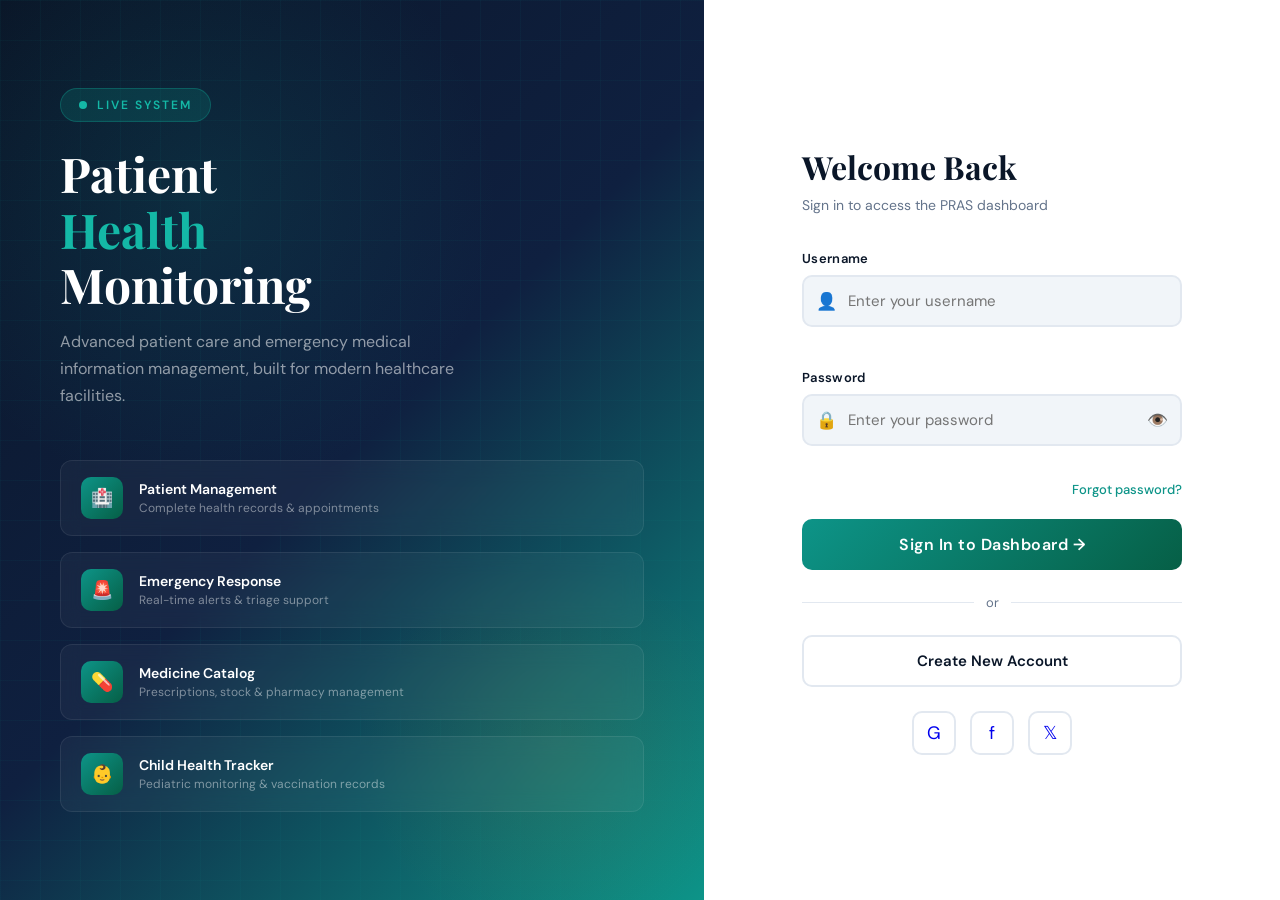
<file: index.html>
<!DOCTYPE html>
<html lang="en">
<head>
  <meta charset="UTF-8">
  <meta name="viewport" content="width=device-width, initial-scale=1.0">
  <title>PRAS — Login</title>
  <link href="https://fonts.googleapis.com/css2?family=Playfair+Display:wght@400;700&family=DM+Sans:wght@300;400;500;600&display=swap" rel="stylesheet">
  <style>
    :root {
      --navy: #0a1628;
      --teal: #0d9488;
      --teal-light: #14b8a6;
      --gold: #f59e0b;
      --cream: #fefce8;
      --white: #ffffff;
      --gray: #64748b;
      --light: #f1f5f9;
      --error: #ef4444;
    }
    * { margin:0; padding:0; box-sizing:border-box; }
    body {
      font-family: 'DM Sans', sans-serif;
      background: var(--navy);
      min-height: 100vh;
      display: flex;
      overflow: hidden;
    }

    /* LEFT PANEL */
    .left-panel {
      width: 55%;
      background: linear-gradient(135deg, #0a1628 0%, #0f2040 50%, #0d9488 100%);
      position: relative;
      display: flex;
      flex-direction: column;
      justify-content: center;
      padding: 60px;
      overflow: hidden;
    }
    .left-panel::before {
      content: '';
      position: absolute;
      width: 600px; height: 600px;
      background: radial-gradient(circle, rgba(13,148,136,0.15) 0%, transparent 70%);
      top: -100px; left: -100px;
      border-radius: 50%;
    }
    .left-panel::after {
      content: '';
      position: absolute;
      width: 400px; height: 400px;
      background: radial-gradient(circle, rgba(245,158,11,0.08) 0%, transparent 70%);
      bottom: -50px; right: -50px;
      border-radius: 50%;
    }
    .grid-overlay {
      position: absolute; inset: 0;
      background-image: linear-gradient(rgba(13,148,136,0.06) 1px, transparent 1px),
                        linear-gradient(90deg, rgba(13,148,136,0.06) 1px, transparent 1px);
      background-size: 40px 40px;
    }
    .brand {
      position: relative; z-index: 2;
      margin-bottom: 50px;
    }
    .brand-badge {
      display: inline-flex; align-items: center; gap: 10px;
      background: rgba(13,148,136,0.2);
      border: 1px solid rgba(13,148,136,0.4);
      padding: 8px 18px; border-radius: 100px;
      margin-bottom: 24px;
    }
    .brand-badge span { color: var(--teal-light); font-size: 12px; font-weight: 600; letter-spacing: 2px; text-transform: uppercase; }
    .pulse-dot {
      width: 8px; height: 8px; background: var(--teal-light);
      border-radius: 50%;
      animation: pulse 2s infinite;
    }
    @keyframes pulse {
      0%,100% { box-shadow: 0 0 0 0 rgba(20,184,166,0.4); }
      50% { box-shadow: 0 0 0 8px rgba(20,184,166,0); }
    }
    .brand h1 {
      font-family: 'Playfair Display', serif;
      font-size: 48px; color: var(--white);
      line-height: 1.15; margin-bottom: 16px;
    }
    .brand h1 span { color: var(--teal-light); }
    .brand p { color: rgba(255,255,255,0.55); font-size: 16px; line-height: 1.7; max-width: 400px; }

    .features {
      position: relative; z-index: 2;
      display: flex; flex-direction: column; gap: 16px;
    }
    .feature-item {
      display: flex; align-items: center; gap: 16px;
      background: rgba(255,255,255,0.04);
      border: 1px solid rgba(255,255,255,0.08);
      padding: 16px 20px; border-radius: 12px;
      backdrop-filter: blur(10px);
      transition: all 0.3s;
    }
    .feature-item:hover { background: rgba(13,148,136,0.12); border-color: rgba(13,148,136,0.3); transform: translateX(4px); }
    .feature-icon {
      width: 42px; height: 42px;
      background: linear-gradient(135deg, var(--teal), #065f46);
      border-radius: 10px;
      display: flex; align-items: center; justify-content: center;
      font-size: 18px; flex-shrink: 0;
    }
    .feature-text h4 { color: var(--white); font-size: 14px; font-weight: 600; margin-bottom: 2px; }
    .feature-text p { color: rgba(255,255,255,0.45); font-size: 12px; }

    /* RIGHT PANEL */
    .right-panel {
      width: 45%;
      background: var(--white);
      display: flex; align-items: center; justify-content: center;
      padding: 50px 60px;
    }
    .login-box { width: 100%; max-width: 380px; }
    .login-header { margin-bottom: 36px; }
    .login-header h2 {
      font-family: 'Playfair Display', serif;
      font-size: 32px; color: var(--navy); margin-bottom: 8px;
    }
    .login-header p { color: var(--gray); font-size: 14px; }

    .form-group { margin-bottom: 20px; }
    .form-group label {
      display: block; font-size: 13px; font-weight: 600;
      color: var(--navy); margin-bottom: 8px; letter-spacing: 0.3px;
    }
    .input-wrap { position: relative; }
    .input-wrap input {
      width: 100%; padding: 14px 16px 14px 44px;
      border: 2px solid #e2e8f0; border-radius: 10px;
      font-family: 'DM Sans', sans-serif; font-size: 15px;
      color: var(--navy); background: var(--light);
      transition: all 0.25s; outline: none;
    }
    .input-wrap input:focus { border-color: var(--teal); background: var(--white); box-shadow: 0 0 0 4px rgba(13,148,136,0.1); }
    .input-icon {
      position: absolute; left: 14px; top: 50%; transform: translateY(-50%);
      font-size: 17px; color: var(--gray); pointer-events: none;
    }
    .toggle-pwd {
      position: absolute; right: 14px; top: 50%; transform: translateY(-50%);
      background: none; border: none; cursor: pointer; color: var(--gray);
      font-size: 17px; padding: 0; width: auto;
    }
    .error-msg { color: var(--error); font-size: 12px; margin-top: 6px; min-height: 16px; }

    .forgot { text-align: right; margin-top: -10px; margin-bottom: 20px; }
    .forgot a { font-size: 13px; color: var(--teal); text-decoration: none; font-weight: 500; }

    .btn-login {
      width: 100%; padding: 15px; border: none; border-radius: 10px;
      background: linear-gradient(135deg, var(--teal), #065f46);
      color: white; font-size: 16px; font-weight: 600;
      font-family: 'DM Sans', sans-serif;
      cursor: pointer; transition: all 0.3s; letter-spacing: 0.5px;
    }
    .btn-login:hover { transform: translateY(-2px); box-shadow: 0 8px 25px rgba(13,148,136,0.35); }
    .btn-login:active { transform: translateY(0); }

    .divider {
      display: flex; align-items: center; gap: 12px;
      margin: 24px 0; color: var(--gray); font-size: 13px;
    }
    .divider::before, .divider::after { content: ''; flex: 1; height: 1px; background: #e2e8f0; }

    .btn-signup {
      width: 100%; padding: 14px; border: 2px solid #e2e8f0; border-radius: 10px;
      background: transparent; color: var(--navy); font-size: 15px; font-weight: 600;
      font-family: 'DM Sans', sans-serif; cursor: pointer; transition: all 0.3s;
    }
    .btn-signup:hover { border-color: var(--teal); color: var(--teal); background: rgba(13,148,136,0.05); }
    .btn-signup a { text-decoration: none; color: inherit; display: block; }

    .social-row {
      display: flex; justify-content: center; gap: 14px; margin-top: 24px;
    }
    .social-btn {
      width: 44px; height: 44px; border-radius: 10px;
      border: 2px solid #e2e8f0; background: var(--white);
      display: flex; align-items: center; justify-content: center;
      cursor: pointer; transition: all 0.25s; font-size: 18px;
      text-decoration: none;
    }
    .social-btn:hover { border-color: var(--teal); transform: translateY(-2px); box-shadow: 0 4px 12px rgba(0,0,0,0.1); }

    @media (max-width: 768px) {
      .left-panel { display: none; }
      .right-panel { width: 100%; padding: 40px 30px; }
    }
  </style>
</head>
<body>
  <!-- LEFT PANEL -->
  <div class="left-panel">
    <div class="grid-overlay"></div>
    <div class="brand">
      <div class="brand-badge"><div class="pulse-dot"></div><span>Live System</span></div>
      <h1>Patient<br><span>Health</span><br>Monitoring</h1>
      <p>Advanced patient care and emergency medical information management, built for modern healthcare facilities.</p>
    </div>
    <div class="features">
      <div class="feature-item">
        <div class="feature-icon">🏥</div>
        <div class="feature-text"><h4>Patient Management</h4><p>Complete health records & appointments</p></div>
      </div>
      <div class="feature-item">
        <div class="feature-icon">🚨</div>
        <div class="feature-text"><h4>Emergency Response</h4><p>Real-time  alerts & triage support</p></div>
      </div>
      <div class="feature-item">
        <div class="feature-icon">💊</div>
        <div class="feature-text"><h4>Medicine Catalog</h4><p>Prescriptions, stock & pharmacy management</p></div>
      </div>
      <div class="feature-item">
        <div class="feature-icon">👶</div>
        <div class="feature-text"><h4>Child Health Tracker</h4><p>Pediatric monitoring & vaccination records</p></div>
      </div>
    </div>
  </div>

  <!-- RIGHT PANEL -->
  <div class="right-panel">
    <div class="login-box">
      <div class="login-header">
        <h2>Welcome Back</h2>
        <p>Sign in to access the PRAS dashboard</p>
      </div>

      <form id="loginForm" onsubmit="loginHandler(event)" novalidate>
        <div class="form-group">
          <label>Username</label>
          <div class="input-wrap">
            <span class="input-icon">👤</span>
            <input type="text" id="user" placeholder="Enter your username" autocomplete="username">
          </div>
          <div class="error-msg" id="userError"></div>
        </div>

        <div class="form-group">
          <label>Password</label>
          <div class="input-wrap">
            <span class="input-icon">🔒</span>
            <input type="password" id="pswrd" placeholder="Enter your password" autocomplete="current-password">
            <button class="toggle-pwd" type="button" onclick="togglePassword()" id="toggleBtn">👁️</button>
          </div>
          <div class="error-msg" id="pwdError"></div>
        </div>

        <div class="forgot"><a href="#">Forgot password?</a></div>

        <button class="btn-login" type="submit">Sign In to Dashboard →</button>
      </form>

      <div class="divider">or</div>
      <button class="btn-signup"><a href="sign.html">Create New Account</a></button>

      <div class="social-row">
        <a class="social-btn" href="#">G</a>
        <a class="social-btn" href="#">f</a>
        <a class="social-btn" href="#">𝕏</a>
      </div>
    </div>
  </div>

  <script>
    function loginHandler(e) {
      e.preventDefault();
      const username = document.getElementById("user");
      const password = document.getElementById("pswrd");
      document.getElementById("userError").textContent = "";
      document.getElementById("pwdError").textContent = "";

      let users = JSON.parse(localStorage.getItem("users")) || [];
      let valid = true;

      if (!username.value.trim()) { document.getElementById("userError").textContent = "Username is required"; valid = false; }
      if (!password.value.trim()) { document.getElementById("pwdError").textContent = "Password is required"; valid = false; }
      if (!valid) return;

      if (users.length === 0) { document.getElementById("userError").textContent = "No account found. Please sign up first"; return; }

      let user = users.find(u => u.username === username.value && u.password === password.value);
      if (user) { window.location.href = "home.html"; }
      else { document.getElementById("pwdError").textContent = "Invalid username or password"; }
    }
    function togglePassword() {
      const input = document.getElementById("pswrd");
      input.type = input.type === "password" ? "text" : "password";
    }
  </script>
</body>
</html>
</file>
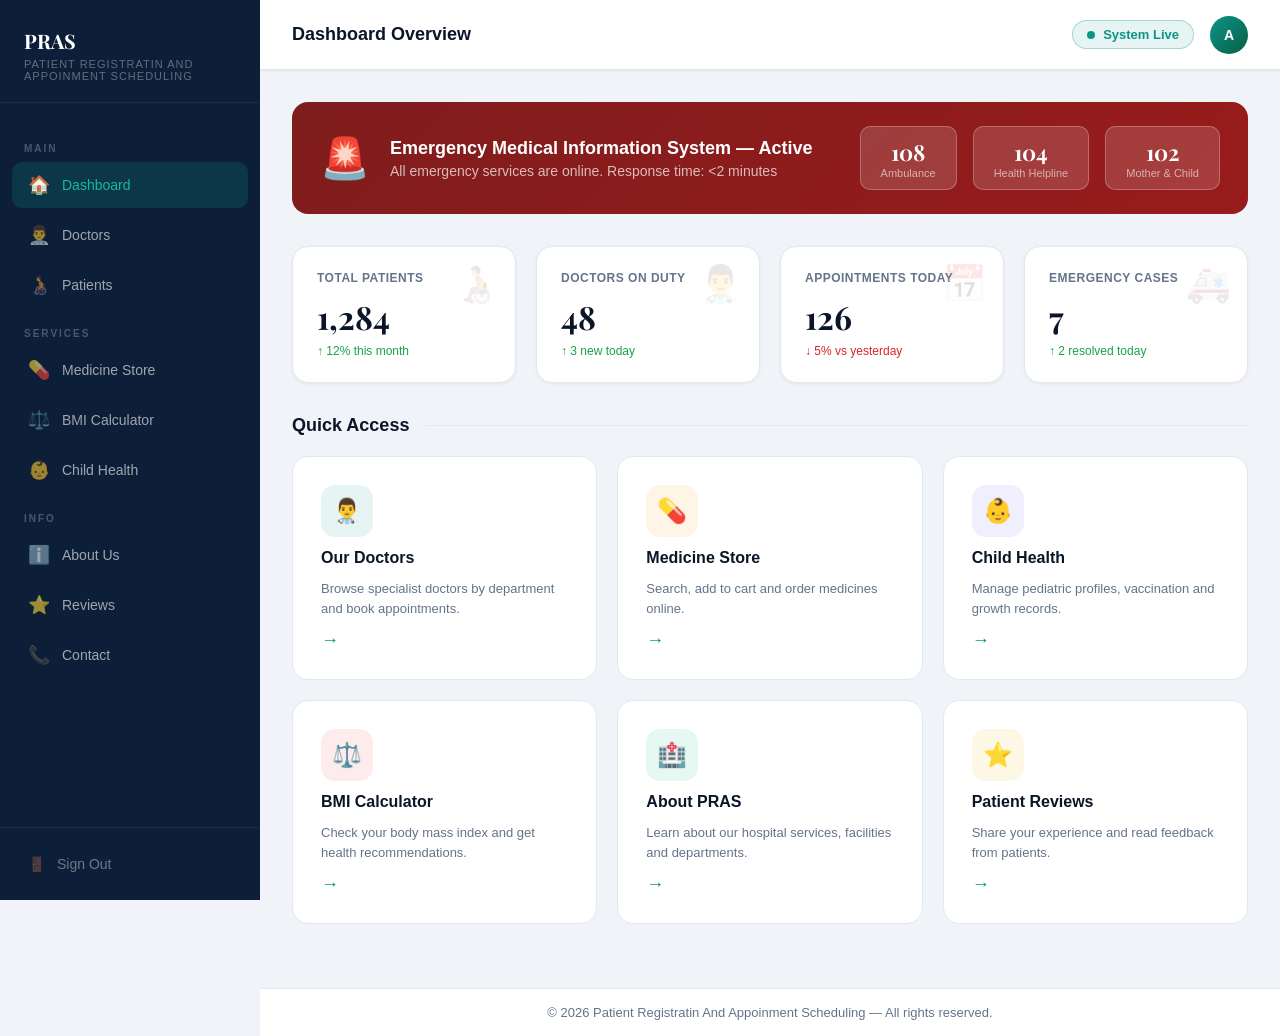
<file: home.html>
<!DOCTYPE html>
<html lang="en">
<head>
  <meta charset="UTF-8">
  <meta name="viewport" content="width=device-width, initial-scale=1.0">
  <title>PRAS — Dashboard</title>
  <link href="https://fonts.googleapis.com/css2?family=Playfair+Display:wght@400;700family=DM+Sans:wght@300;400;500;600&display=swap" rel="stylesheet">
  <style>
    :root {
      --navy: #0a1628; --teal: #0d9488; --teal-light: #14b8a6;
      --gold: #f59e0b; --white: #ffffff; --gray: #64748b;
      --light: #f1f5f9; --sidebar: #0d1f38;
    }
    * { margin:0; padding:0; box-sizing:border-box; }
    body { font-family: 'DM Sans', sans-serif; background: #f0f4f8; min-height: 100vh; display: flex; }

    /* SIDEBAR */
    .sidebar {
      width: 260px; min-height: 100vh;
      background: var(--sidebar);
      display: flex; flex-direction: column;
      position: fixed; left: 0; top: 0; bottom: 0; z-index: 100;
      transition: transform 0.3s;
    }
    .sidebar-logo {
      padding: 28px 24px 20px;
      border-bottom: 1px solid rgba(255,255,255,0.06);
    }
    .sidebar-logo h2 {
      font-family: 'Playfair Display', serif;
      color: var(--white); font-size: 20px; line-height: 1.3;
    }
    .sidebar-logo h2 span { color: var(--teal-light); }
    .sidebar-logo p { color: rgba(255,255,255,0.35); font-size: 11px; margin-top: 4px; letter-spacing: 1px; text-transform: uppercase; }

    .nav-section { padding: 20px 12px 0; flex: 1; }
    .nav-label { color: rgba(255,255,255,0.25); font-size: 10px; font-weight: 700; letter-spacing: 2px; text-transform: uppercase; padding: 0 12px; margin-bottom: 8px; margin-top: 20px; }
    .nav-item {
      display: flex; align-items: center; gap: 12px;
      padding: 12px 16px; border-radius: 10px;
      color: rgba(255,255,255,0.6); text-decoration: none;
      font-size: 14px; font-weight: 500;
      transition: all 0.2s; margin-bottom: 4px;
    }
    .nav-item:hover, .nav-item.active {
      background: rgba(13,148,136,0.2); color: var(--teal-light);
    }
    .nav-item .icon { font-size: 18px; width: 22px; text-align: center; }

    .sidebar-bottom {
      padding: 16px 12px;
      border-top: 1px solid rgba(255,255,255,0.06);
    }
    .logout-btn {
      display: flex; align-items: center; gap: 12px;
      padding: 12px 16px; border-radius: 10px;
      color: rgba(255,255,255,0.4); text-decoration: none;
      font-size: 14px; font-weight: 500; cursor: pointer;
      transition: all 0.2s; background: none; border: none;
      font-family: 'DM Sans', sans-serif; width: 100%;
    }
    .logout-btn:hover { background: rgba(239,68,68,0.15); color: #fca5a5; }

    /* MAIN */
    .main { margin-left: 260px; flex: 1; min-height: 100vh; display: flex; flex-direction: column; }
    .topbar {
      background: var(--white); padding: 0 32px;
      height: 70px; display: flex; align-items: center; justify-content: space-between;
      border-bottom: 1px solid #e2e8f0; position: sticky; top: 0; z-index: 50;
      box-shadow: 0 1px 3px rgba(0,0,0,0.06);
    }
    .topbar h3 { font-size: 18px; font-weight: 600; color: var(--navy); }
    .topbar-right { display: flex; align-items: center; gap: 16px; }
    .menu-btn {
      display: none; background: none; border: none; cursor: pointer;
      font-size: 22px; color: var(--navy);
    }
    .status-badge {
      display: flex; align-items: center; gap: 8px;
      background: rgba(13,148,136,0.1); border: 1px solid rgba(13,148,136,0.3);
      padding: 6px 14px; border-radius: 100px;
    }
    .status-dot { width: 8px; height: 8px; background: var(--teal); border-radius: 50%; animation: pulse 2s infinite; }
    @keyframes pulse { 0%,100% { box-shadow: 0 0 0 0 rgba(13,148,136,0.4); } 50% { box-shadow: 0 0 0 6px rgba(13,148,136,0); } }
    .status-badge span { font-size: 13px; font-weight: 600; color: var(--teal); }
    .user-avatar {
      width: 38px; height: 38px; border-radius: 50%;
      background: linear-gradient(135deg, var(--teal), #065f46);
      display: flex; align-items: center; justify-content: center;
      color: white; font-weight: 700; font-size: 14px; cursor: pointer;
    }

    .content { padding: 32px; flex: 1; }

    /* STATS */
    .stats-grid { display: grid; grid-template-columns: repeat(4, 1fr); gap: 20px; margin-bottom: 32px; }
    .stat-card {
      background: var(--white); border-radius: 16px; padding: 24px;
      box-shadow: 0 1px 3px rgba(0,0,0,0.06); border: 1px solid #e2e8f0;
      transition: all 0.3s; position: relative; overflow: hidden;
    }
    .stat-card:hover { transform: translateY(-3px); box-shadow: 0 8px 25px rgba(0,0,0,0.1); }
    .stat-card::after {
      content: attr(data-icon);
      position: absolute; right: 16px; top: 16px;
      font-size: 36px; opacity: 0.12;
    }
    .stat-label { font-size: 12px; font-weight: 600; color: var(--gray); letter-spacing: 0.5px; text-transform: uppercase; margin-bottom: 10px; }
    .stat-value { font-size: 32px; font-weight: 700; color: var(--navy); font-family: 'Playfair Display', serif; }
    .stat-change { font-size: 12px; margin-top: 6px; }
    .stat-change.up { color: #16a34a; }
    .stat-change.down { color: #dc2626; }

    /* QUICK LINKS */
    .section-title { font-size: 18px; font-weight: 700; color: var(--navy); margin-bottom: 20px; display: flex; align-items: center; gap: 8px; }
    .section-title::after { content: ''; flex: 1; height: 1px; background: #e2e8f0; margin-left: 8px; }

    .quick-grid { display: grid; grid-template-columns: repeat(3, 1fr); gap: 20px; margin-bottom: 32px; }
    .quick-card {
      background: var(--white); border-radius: 16px; padding: 28px;
      text-decoration: none; transition: all 0.3s;
      border: 1px solid #e2e8f0; display: flex; flex-direction: column; gap: 12px;
    }
    .quick-card:hover { transform: translateY(-4px); box-shadow: 0 12px 30px rgba(0,0,0,0.1); border-color: var(--teal); }
    .quick-icon {
      width: 52px; height: 52px; border-radius: 14px;
      display: flex; align-items: center; justify-content: center; font-size: 24px;
    }
    .quick-card h4 { color: var(--navy); font-size: 16px; font-weight: 600; }
    .quick-card p { color: var(--gray); font-size: 13px; line-height: 1.5; }
    .quick-arrow { margin-top: auto; color: var(--teal); font-size: 18px; font-weight: 700; }

    /* EMERGENCY BANNER */
    .emergency-banner {
      background: linear-gradient(135deg, #7f1d1d, #991b1b);
      border-radius: 16px; padding: 24px 28px;
      display: flex; align-items: center; gap: 20px;
      margin-bottom: 32px;
    }
    .emergency-icon { font-size: 40px; flex-shrink: 0; }
    .emergency-text h3 { color: white; font-size: 18px; font-weight: 700; margin-bottom: 4px; }
    .emergency-text p { color: rgba(255,255,255,0.7); font-size: 14px; }
    .emergency-nums { display: flex; gap: 16px; margin-left: auto; }
    .emergency-num {
      background: rgba(255,255,255,0.15); border: 1px solid rgba(255,255,255,0.25);
      border-radius: 10px; padding: 10px 20px; text-align: center;
    }
    .emergency-num .num { color: white; font-size: 22px; font-weight: 700; font-family: 'Playfair Display', serif; }
    .emergency-num .label { color: rgba(255,255,255,0.6); font-size: 11px; }

    footer {
      background: var(--white); border-top: 1px solid #e2e8f0;
      padding: 16px 32px; text-align: center;
      color: var(--gray); font-size: 13px;
    }

    /* OVERLAY */
    .overlay { display: none; position: fixed; inset: 0; background: rgba(0,0,0,0.5); z-index: 99; }

    @media (max-width: 1024px) {
      .stats-grid { grid-template-columns: repeat(2, 1fr); }
      .quick-grid { grid-template-columns: repeat(2, 1fr); }
    }
    @media (max-width: 768px) {
      .sidebar { transform: translateX(-260px); }
      .sidebar.open { transform: translateX(0); }
      .overlay.show { display: block; }
      .main { margin-left: 0; }
      .menu-btn { display: block; }
      .stats-grid { grid-template-columns: 1fr 1fr; }
      .quick-grid { grid-template-columns: 1fr; }
      .emergency-nums { display: none; }
      .content { padding: 20px; }
    }
  </style>
</head>
<body>
  <div class="overlay" id="overlay" onclick="closeSidebar()"></div>

  <!-- SIDEBAR -->
  <aside class="sidebar" id="sidebar">
    <div class="sidebar-logo">
      <h2>PRAS <span></span> </h2>
      <p>Patient Registratin And Appoinment Scheduling</p>
    </div>
    <nav class="nav-section">
      <div class="nav-label">Main</div>
      <a href="home.html" class="nav-item active"><span class="icon">🏠</span> Dashboard</a>
      <a href="doctor.html" class="nav-item"><span class="icon">👨‍⚕️</span> Doctors</a>
      <a href="patient.html" class="nav-item"><span class="icon">🧑‍🦽</span> Patients</a>
      <div class="nav-label">Services</div>
      <a href="tablet.html" class="nav-item"><span class="icon">💊</span> Medicine Store</a>
      <a href="bmi.html" class="nav-item"><span class="icon">⚖️</span> BMI Calculator</a>
      <a href="child.html" class="nav-item"><span class="icon">👶</span> Child Health</a>
      <div class="nav-label">Info</div>
      <a href="about.html" class="nav-item"><span class="icon">ℹ️</span> About Us</a>
      <a href="feedback.html" class="nav-item"><span class="icon">⭐</span> Reviews</a>
      <a href="contact.html" class="nav-item"><span class="icon">📞</span> Contact</a>
    </nav>
    <div class="sidebar-bottom">
      <button class="logout-btn" onclick="window.location.href='index.html'">
        <span>🚪</span> Sign Out
      </button>
    </div>
  </aside>

  <!-- MAIN -->
  <div class="main">
    <div class="topbar">
      <div style="display:flex;align-items:center;gap:14px;">
        <button class="menu-btn" onclick="toggleSidebar()">☰</button>
        <h3>Dashboard Overview</h3>
      </div>
      <div class="topbar-right">
        <div class="status-badge"><div class="status-dot"></div><span>System Live</span></div>
        <div class="user-avatar">A</div>
      </div>
    </div>

    <div class="content">
      <!-- EMERGENCY BANNER -->
      <div class="emergency-banner">
        <div class="emergency-icon">🚨</div>
        <div class="emergency-text">
          <h3>Emergency Medical Information System — Active</h3>
          <p>All emergency services are online. Response time: &lt;2 minutes</p>
        </div>
        <div class="emergency-nums">
          <div class="emergency-num"><div class="num">108</div><div class="label">Ambulance</div></div>
          <div class="emergency-num"><div class="num">104</div><div class="label">Health Helpline</div></div>
          <div class="emergency-num"><div class="num">102</div><div class="label">Mother & Child</div></div>
        </div>
      </div>

      <!-- STATS -->
      <div class="stats-grid">
        <div class="stat-card" data-icon="🧑‍🦽">
          <div class="stat-label">Total Patients</div>
          <div class="stat-value">1,284</div>
          <div class="stat-change up">↑ 12% this month</div>
        </div>
        <div class="stat-card" data-icon="👨‍⚕️">
          <div class="stat-label">Doctors On Duty</div>
          <div class="stat-value">48</div>
          <div class="stat-change up">↑ 3 new today</div>
        </div>
        <div class="stat-card" data-icon="📅">
          <div class="stat-label">Appointments Today</div>
          <div class="stat-value">126</div>
          <div class="stat-change down">↓ 5% vs yesterday</div>
        </div>
        <div class="stat-card" data-icon="🚑">
          <div class="stat-label">Emergency Cases</div>
          <div class="stat-value">7</div>
          <div class="stat-change up">↑ 2 resolved today</div>
        </div>
      </div>

      <!-- QUICK LINKS -->
      <div class="section-title">Quick Access</div>
      <div class="quick-grid">
        <a href="doctor.html" class="quick-card">
          <div class="quick-icon" style="background:rgba(13,148,136,0.1);">👨‍⚕️</div>
          <h4>Our Doctors</h4>
          <p>Browse specialist doctors by department and book appointments.</p>
          <div class="quick-arrow">→</div>
        </a>
        <a href="tablet.html" class="quick-card">
          <div class="quick-icon" style="background:rgba(245,158,11,0.1);">💊</div>
          <h4>Medicine Store</h4>
          <p>Search, add to cart and order medicines online.</p>
          <div class="quick-arrow">→</div>
        </a>
        <a href="child.html" class="quick-card">
          <div class="quick-icon" style="background:rgba(99,102,241,0.1);">👶</div>
          <h4>Child Health</h4>
          <p>Manage pediatric profiles, vaccination and growth records.</p>
          <div class="quick-arrow">→</div>
        </a>
        <a href="bmi.html" class="quick-card">
          <div class="quick-icon" style="background:rgba(239,68,68,0.1);">⚖️</div>
          <h4>BMI Calculator</h4>
          <p>Check your body mass index and get health recommendations.</p>
          <div class="quick-arrow">→</div>
        </a>
        <a href="about.html" class="quick-card">
          <div class="quick-icon" style="background:rgba(16,185,129,0.1);">🏥</div>
          <h4>About PRAS</h4>
          <p>Learn about our hospital services, facilities and departments.</p>
          <div class="quick-arrow">→</div>
        </a>
        <a href="feedback.html" class="quick-card">
          <div class="quick-icon" style="background:rgba(234,179,8,0.1);">⭐</div>
          <h4>Patient Reviews</h4>
          <p>Share your experience and read feedback from patients.</p>
          <div class="quick-arrow">→</div>
        </a>
      </div>
    </div>

    <footer>© 2026 Patient Registratin And Appoinment Scheduling — All rights reserved.</footer>
  </div>

  <script>
    function toggleSidebar() {
      document.getElementById('sidebar').classList.toggle('open');
      document.getElementById('overlay').classList.toggle('show');
    }
    function closeSidebar() {
      document.getElementById('sidebar').classList.remove('open');
      document.getElementById('overlay').classList.remove('show');
    }
  </script>
</body>
</html>
</file>
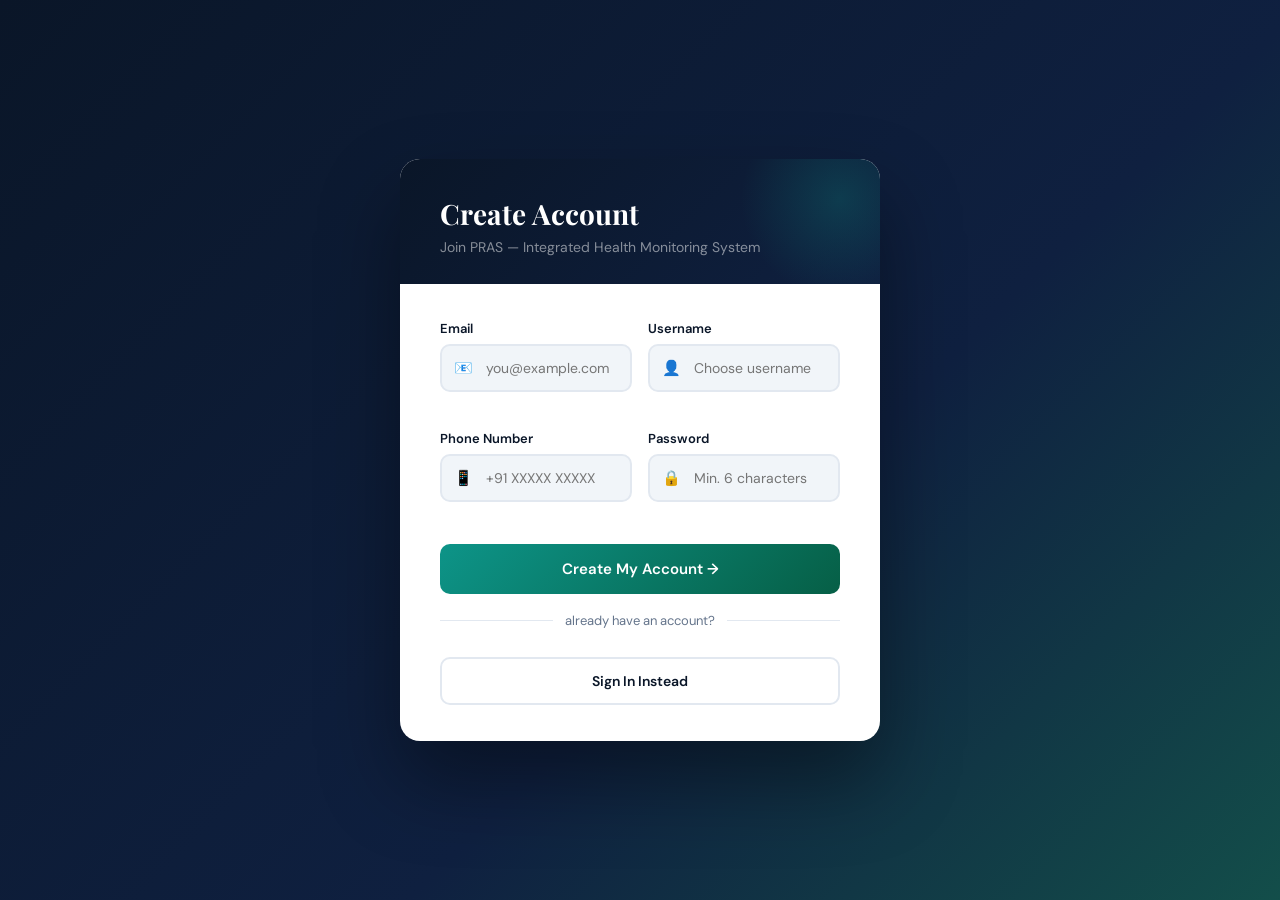
<file: sign.html>
<!DOCTYPE html>
<html lang="en">
<head>
  <meta charset="UTF-8">
  <meta name="viewport" content="width=device-width, initial-scale=1.0">
  <title>PRAS — Sign Up</title>
  <link href="https://fonts.googleapis.com/css2?family=Playfair+Display:wght@400;700&family=DM+Sans:wght@300;400;500;600&display=swap" rel="stylesheet">
  <style>
    :root {
      --navy: #0a1628; --teal: #0d9488; --teal-light: #14b8a6;
      --gold: #f59e0b; --white: #ffffff; --gray: #64748b;
      --light: #f1f5f9; --error: #ef4444;
    }
    * { margin:0; padding:0; box-sizing:border-box; }
    body {
      font-family: 'DM Sans', sans-serif;
      min-height: 100vh;
      background: linear-gradient(135deg, #0a1628 0%, #0f2040 60%, #134e4a 100%);
      display: flex; align-items: center; justify-content: center; padding: 30px 20px;
    }
    .card {
      background: var(--white); border-radius: 20px;
      width: 100%; max-width: 480px;
      box-shadow: 0 40px 80px rgba(0,0,0,0.4);
      overflow: hidden;
    }
    .card-top {
      background: linear-gradient(135deg, var(--navy), #0f2040);
      padding: 36px 40px 28px;
      position: relative; overflow: hidden;
    }
    .card-top::after {
      content: '';
      position: absolute; right: -60px; top: -60px;
      width: 200px; height: 200px;
      background: radial-gradient(circle, rgba(13,148,136,0.25) 0%, transparent 70%);
      border-radius: 50%;
    }
    .card-top h2 {
      font-family: 'Playfair Display', serif;
      color: var(--white); font-size: 28px; margin-bottom: 6px;
      position: relative; z-index: 1;
    }
    .card-top p { color: rgba(255,255,255,0.5); font-size: 14px; position: relative; z-index: 1; }
    .card-body { padding: 36px 40px; }

    .row-2 { display: grid; grid-template-columns: 1fr 1fr; gap: 16px; }
    .form-group { margin-bottom: 18px; }
    label { display: block; font-size: 13px; font-weight: 600; color: var(--navy); margin-bottom: 7px; }
    .input-wrap { position: relative; }
    .input-wrap input {
      width: 100%; padding: 13px 16px 13px 44px;
      border: 2px solid #e2e8f0; border-radius: 10px;
      font-family: 'DM Sans', sans-serif; font-size: 14px; color: var(--navy);
      background: var(--light); outline: none; transition: all 0.25s;
    }
    .input-wrap input:focus { border-color: var(--teal); background: var(--white); box-shadow: 0 0 0 4px rgba(13,148,136,0.1); }
    .input-icon { position: absolute; left: 14px; top: 50%; transform: translateY(-50%); font-size: 15px; color: var(--gray); pointer-events: none; }
    .error-msg { color: var(--error); font-size: 12px; margin-top: 5px; min-height: 15px; }

    .btn-primary {
      width: 100%; padding: 15px; border: none; border-radius: 10px;
      background: linear-gradient(135deg, var(--teal), #065f46);
      color: white; font-size: 15px; font-weight: 600;
      font-family: 'DM Sans', sans-serif; cursor: pointer; transition: all 0.3s;
      margin-top: 4px;
    }
    .btn-primary:hover { transform: translateY(-2px); box-shadow: 0 8px 25px rgba(13,148,136,0.35); }
    .btn-secondary {
      width: 100%; padding: 13px; border: 2px solid #e2e8f0; border-radius: 10px;
      background: transparent; color: var(--navy); font-size: 14px; font-weight: 600;
      font-family: 'DM Sans', sans-serif; cursor: pointer; transition: all 0.3s; margin-top: 10px;
    }
    .btn-secondary:hover { border-color: var(--teal); color: var(--teal); }
    .btn-secondary a { text-decoration: none; color: inherit; display: block; }
    .divider { display: flex; align-items: center; gap: 12px; margin: 18px 0; color: var(--gray); font-size: 13px; }
    .divider::before, .divider::after { content: ''; flex: 1; height: 1px; background: #e2e8f0; }
  </style>
</head>
<body>
  <div class="card">
    <div class="card-top">
      <h2>Create Account</h2>
      <p>Join PRAS — Integrated Health Monitoring System</p>
    </div>
    <div class="card-body">
      <form id="signForm" onsubmit="submitHandler(event)" novalidate>
        <div class="row-2">
          <div class="form-group">
            <label>Email</label>
            <div class="input-wrap">
              <span class="input-icon">📧</span>
              <input type="email" id="email" placeholder="you@example.com">
            </div>
            <div class="error-msg" id="emailErr"></div>
          </div>
          <div class="form-group">
            <label>Username</label>
            <div class="input-wrap">
              <span class="input-icon">👤</span>
              <input type="text" id="username" placeholder="Choose username">
            </div>
            <div class="error-msg" id="userErr"></div>
          </div>
        </div>
        <div class="row-2">
          <div class="form-group">
            <label>Phone Number</label>
            <div class="input-wrap">
              <span class="input-icon">📱</span>
              <input type="number" id="num" placeholder="+91 XXXXX XXXXX">
            </div>
            <div class="error-msg" id="numErr"></div>
          </div>
          <div class="form-group">
            <label>Password</label>
            <div class="input-wrap">
              <span class="input-icon">🔒</span>
              <input type="password" id="pswrd" placeholder="Min. 6 characters">
            </div>
            <div class="error-msg" id="pwdErr"></div>
          </div>
        </div>
        <button class="btn-primary" type="submit">Create My Account →</button>
        <div class="divider">already have an account?</div>
        <button class="btn-secondary" type="button"><a href="index.html">Sign In Instead</a></button>
      </form>
    </div>
  </div>
  <script>
    function submitHandler(e) {
      e.preventDefault();
      const email = document.getElementById("email");
      const username = document.getElementById("username");
      const number = document.getElementById("num");
      const password = document.getElementById("pswrd");
      ["emailErr","userErr","numErr","pwdErr"].forEach(id => document.getElementById(id).textContent = "");
      let valid = true;
      if (!email.value.trim()) { document.getElementById("emailErr").textContent = "Email is required"; valid = false; }
      else if (!email.value.includes("@")) { document.getElementById("emailErr").textContent = "Enter valid email"; valid = false; }
      if (!username.value.trim()) { document.getElementById("userErr").textContent = "Username is required"; valid = false; }
      if (!number.value.trim()) { document.getElementById("numErr").textContent = "Number is required"; valid = false; }
      else if (number.value.length < 10) { document.getElementById("numErr").textContent = "Enter valid number"; valid = false; }
      if (!password.value.trim()) { document.getElementById("pwdErr").textContent = "Password is required"; valid = false; }
      else if (password.value.length < 6) { document.getElementById("pwdErr").textContent = "Min. 6 characters"; valid = false; }
      if (!valid) return;
      let users = JSON.parse(localStorage.getItem("users")) || [];
      if (users.some(u => u.email === email.value || u.username === username.value)) {
        document.getElementById("userErr").textContent = "Account already exists. Please login"; return;
      }
      users.push({ email: email.value, username: username.value, number: number.value, password: password.value });
      localStorage.setItem("users", JSON.stringify(users));
      alert("Signup successful! Welcome to PRAS.");
      window.location.href = "index.html";
    }
  </script>
</body>
</html>
</file>
